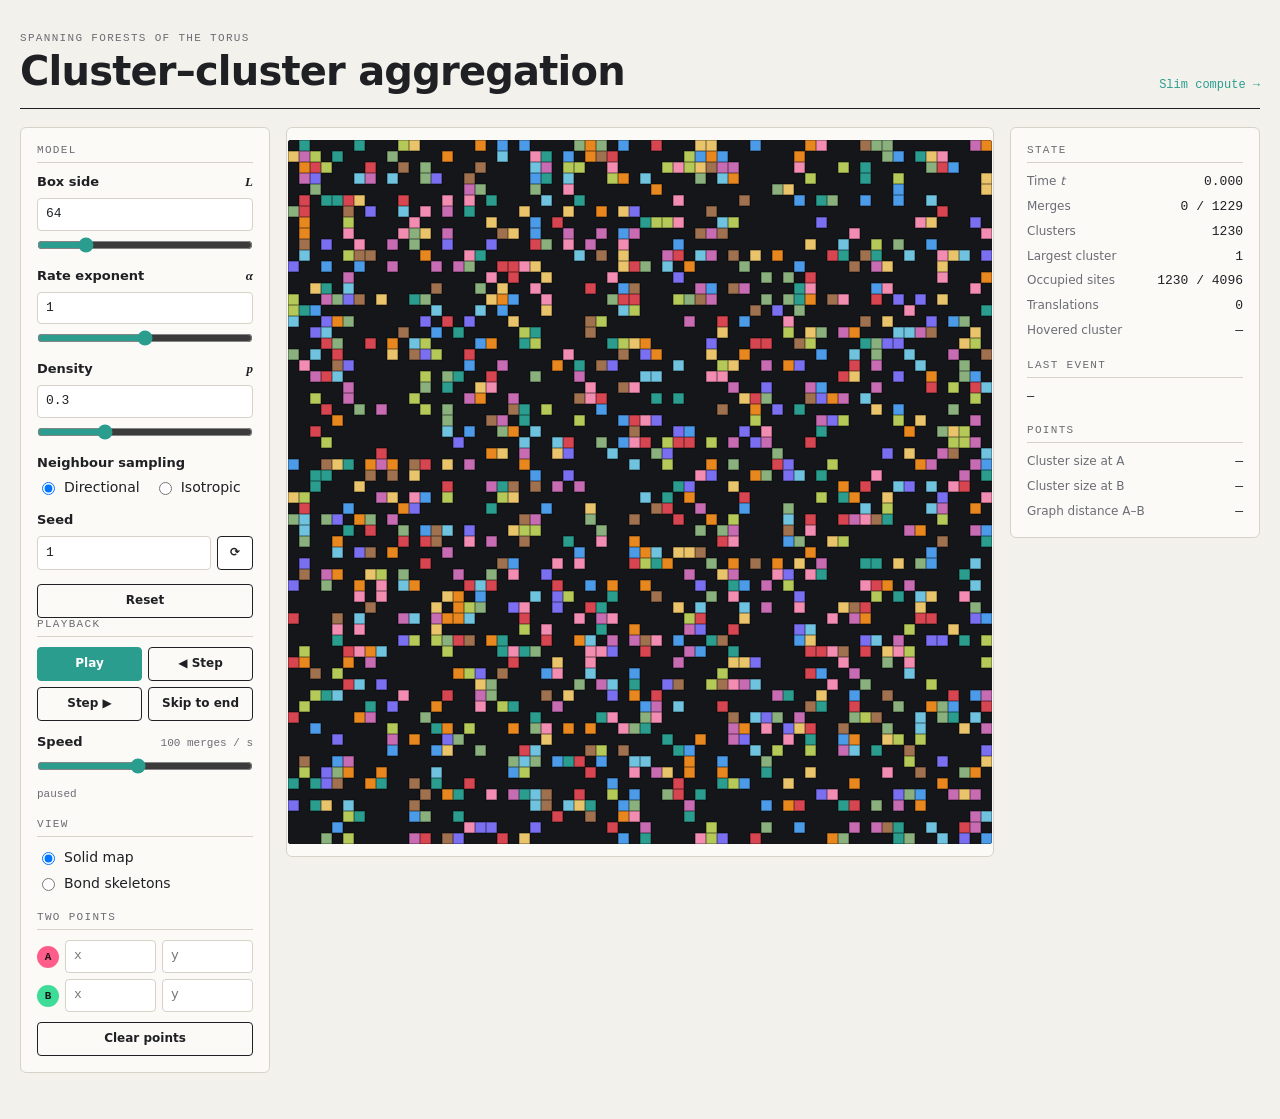
<file: index.html>
<!doctype html>
<html lang="en">
<head>
  <meta charset="UTF-8" />
  <meta name="viewport" content="width=device-width, initial-scale=1.0" />
  <title>Cluster–cluster aggregation</title>
  <meta name="description" content="Interactive simulation of cluster–cluster aggregation on the periodic square lattice." />
  <link rel="stylesheet" href="styles.css" />
  <script>if (new URLSearchParams(location.search).has('embed')) document.documentElement.dataset.embed = '';</script>
</head>
<body>
  <main class="app">
    <header class="masthead">
      <div>
        <p class="eyebrow">Spanning forests of the torus</p>
        <h1>Cluster–cluster aggregation</h1>
      </div>
      <nav class="masthead-links">
        <a href="compute.html">Slim compute →</a>
      </nav>
    </header>

    <div class="layout">
      <aside class="panel controls">
        <div class="group">
          <h2>Model</h2>

          <label class="control">
            <span class="control-label">Box side <em>L</em></span>
            <input id="L" type="number" min="4" max="300" step="1" value="64" />
            <input id="L-range" type="range" min="4" max="300" step="1" value="64" />
          </label>

          <label class="control">
            <span class="control-label">Rate exponent <em>α</em></span>
            <input id="alpha" type="number" min="-3" max="5" step="0.1" value="1" />
            <input id="alpha-range" type="range" min="-3" max="5" step="0.1" value="1" />
          </label>

          <label class="control">
            <span class="control-label">Density <em>p</em></span>
            <input id="density" type="number" min="0" max="1" step="0.01" value="0.3" />
            <input id="density-range" type="range" min="0" max="1" step="0.01" value="0.3" />
          </label>

          <fieldset class="control choice">
            <legend class="control-label">Neighbour sampling</legend>
            <label><input type="radio" name="sampling" value="directional" checked /> Directional</label>
            <label><input type="radio" name="sampling" value="isotropic" /> Isotropic</label>
          </fieldset>

          <label class="control">
            <span class="control-label">Seed</span>
            <span class="inline">
              <input id="seed" type="text" value="1" />
              <button id="random-seed" type="button" class="small" title="Random seed">⟳</button>
            </span>
          </label>

          <button id="reset" type="button" class="secondary">Reset</button>
        </div>

        <div class="group">
          <h2>Playback</h2>
          <div class="button-row">
            <button id="play" type="button" class="primary">Play</button>
            <button id="back" type="button" class="secondary" title="One event back (←)">◀ Step</button>
            <button id="step" type="button" class="secondary" title="One event forward (→)">Step ▶</button>
            <button id="skip" type="button" class="secondary">Skip to end</button>
        </div>
        <label class="control">
          <span class="control-label">Speed <span id="speed-value" class="value"></span></span>
          <input id="speed" type="range" min="0" max="4.3" step="0.01" value="2" />
        </label>
        <p class="status" id="status">paused</p>

        <h2>View</h2>
        <fieldset class="control choice">
          <label><input type="radio" name="view" value="solid" checked /> Solid map</label>
          <label><input type="radio" name="view" value="skeleton" /> Bond skeletons</label>
        </fieldset>

        <h2>Two points</h2>
        <div class="points">
          <span class="point-tag a">A</span>
          <input id="ax" type="number" min="0" step="1" placeholder="x" />
          <input id="ay" type="number" min="0" step="1" placeholder="y" />
          <span class="point-tag b">B</span>
          <input id="bx" type="number" min="0" step="1" placeholder="x" />
          <input id="by" type="number" min="0" step="1" placeholder="y" />
        </div>
        <button id="clear-points" type="button" class="secondary">Clear points</button>
        </div>
      </aside>

      <section class="panel stage">
        <canvas id="lattice" aria-label="Aggregation lattice"></canvas>
      </section>

      <aside class="panel readouts">
        <h2>State</h2>
        <dl>
          <dt>Time <em>t</em></dt><dd id="read-time">0</dd>
          <dt>Merges</dt><dd id="read-merges">0</dd>
          <dt>Clusters</dt><dd id="read-clusters">0</dd>
          <dt>Largest cluster</dt><dd id="read-largest">1</dd>
          <dt>Occupied sites</dt><dd id="read-occupied">—</dd>
          <dt>Translations</dt><dd id="read-moves">—</dd>
          <dt>Hovered cluster</dt><dd id="read-hover">—</dd>
        </dl>
        <h2>Last event</h2>
        <p class="last-event" id="read-last">—</p>
        <h2>Points</h2>
        <dl>
          <dt>Cluster size at A</dt><dd id="read-size-a">—</dd>
          <dt>Cluster size at B</dt><dd id="read-size-b">—</dd>
          <dt>Graph distance A–B</dt><dd id="read-distance">—</dd>
        </dl>
      </aside>
    </div>
  </main>
  <script type="module" src="src/app.js"></script>
  <script type="module" src="src/embed.js"></script>
</body>
</html>
</file>
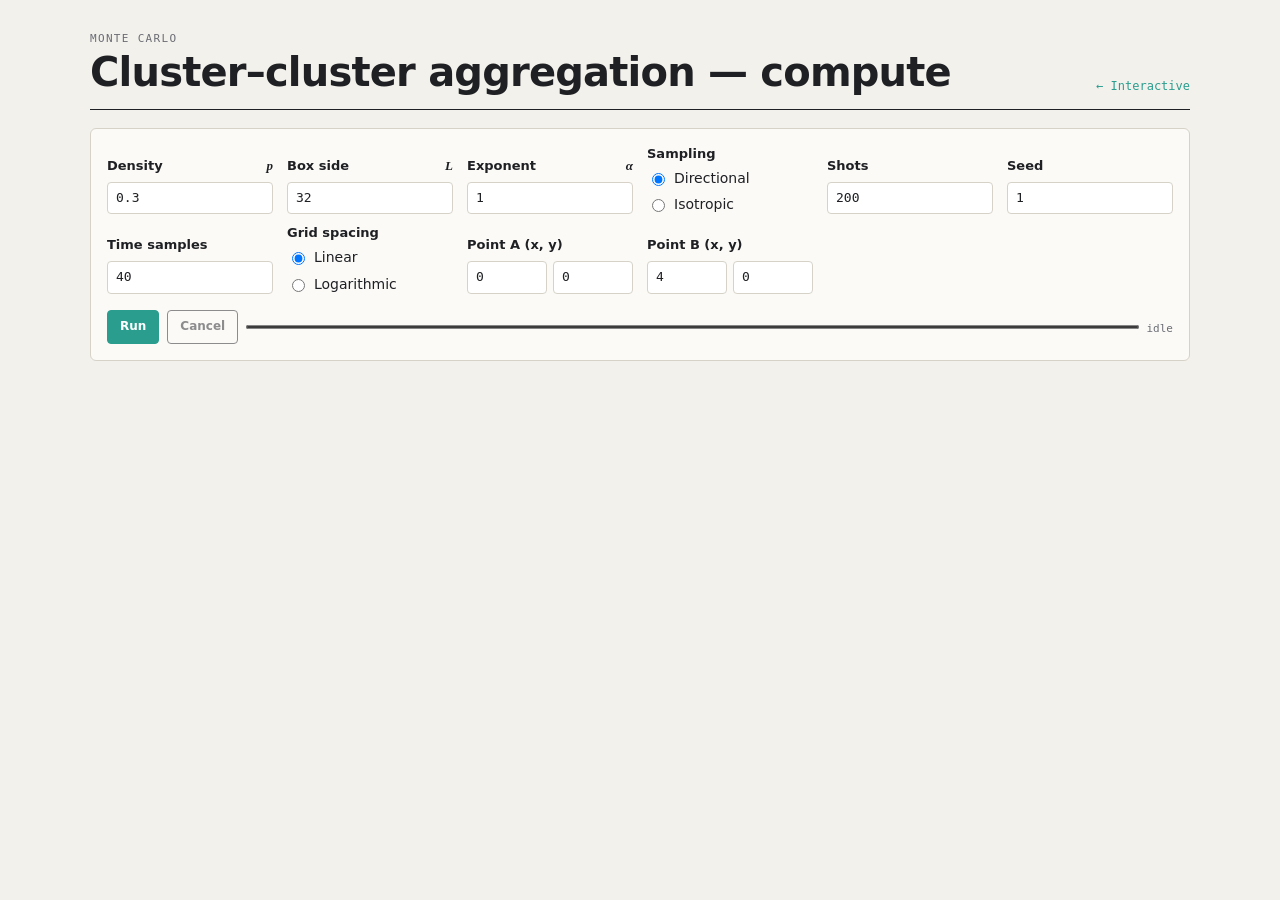
<file: compute.html>
<!doctype html>
<html lang="en">
<head>
  <meta charset="UTF-8" />
  <meta name="viewport" content="width=device-width, initial-scale=1.0" />
  <title>Cluster–cluster aggregation — compute</title>
  <link rel="stylesheet" href="styles.css" />
  <script>if (new URLSearchParams(location.search).has('embed')) document.documentElement.dataset.embed = '';</script>
</head>
<body>
  <main class="app compute">
    <header class="masthead">
      <div>
        <p class="eyebrow">Monte Carlo</p>
        <h1>Cluster–cluster aggregation — compute</h1>
      </div>
      <nav class="masthead-links"><a href="index.html">← Interactive</a></nav>
    </header>

    <section class="panel">
      <form id="form" class="form">
        <label class="control"><span class="control-label">Density <em>p</em></span><input name="density" type="number" min="0" max="1" step="0.01" value="0.3" /></label>
        <label class="control"><span class="control-label">Box side <em>L</em></span><input name="L" type="number" min="3" max="400" value="32" /></label>
        <label class="control"><span class="control-label">Exponent <em>α</em></span><input name="alpha" type="number" step="0.1" value="1" /></label>
        <fieldset class="control choice">
          <legend class="control-label">Sampling</legend>
          <label><input type="radio" name="sampling" value="directional" checked /> Directional</label>
          <label><input type="radio" name="sampling" value="isotropic" /> Isotropic</label>
        </fieldset>
        <label class="control"><span class="control-label">Shots</span><input name="shots" type="number" min="1" value="200" /></label>
        <label class="control"><span class="control-label">Seed</span><input name="seed" type="text" value="1" /></label>
        <label class="control"><span class="control-label">Time samples</span><input name="samples" type="number" min="2" max="2000" value="40" /></label>
        <fieldset class="control choice">
          <legend class="control-label">Grid spacing</legend>
          <label><input type="radio" name="spacing" value="linear" checked /> Linear</label>
          <label><input type="radio" name="spacing" value="log" /> Logarithmic</label>
        </fieldset>
        <label class="control"><span class="control-label">Point A (x, y)</span><span class="inline"><input name="ax" type="number" value="0" /><input name="ay" type="number" value="0" /></span></label>
        <label class="control"><span class="control-label">Point B (x, y)</span><span class="inline"><input name="bx" type="number" value="4" /><input name="by" type="number" value="0" /></span></label>
        <div class="wide">
          <button id="run" type="submit" class="primary">Run</button>
          <button id="cancel" type="button" class="secondary" disabled>Cancel</button>
          <progress id="progress" value="0" max="1"></progress>
          <span id="progress-text" class="status">idle</span>
        </div>
      </form>
    </section>

    <section id="results" class="panel results" hidden>
      <p id="summary" class="summary"></p>

      <div class="toolbar">
        <label>Series
          <select id="series">
            <option value="size">E[cluster size at A]</option>
            <option value="pConnected">P(A and B connected)</option>
            <option value="pOccupied">P(A occupied)</option>
          </select>
        </label>
        <label><input id="fit" type="checkbox" checked /> linear fit</label>
      </div>
      <div id="fit-text" class="stats"></div>
      <canvas id="chart" class="plot"></canvas>

      <h2 class="chart-heading">Graph distance A–B</h2>
      <div id="distance-text" class="stats"></div>
      <canvas id="histogram" class="plot"></canvas>

      <h2 class="chart-heading">Mean graph distance (0, 0) → (n, 0)</h2>
      <div class="toolbar">
        <label><input id="scan-fit" type="checkbox" checked /> linear fit</label>
      </div>
      <div id="scan-text" class="stats"></div>
      <canvas id="scan-chart" class="plot"></canvas>

      <div class="toolbar"><button id="csv" type="button" class="secondary">Download CSV</button></div>
    </section>
  </main>
  <script type="module" src="src/compute.js"></script>
  <script type="module" src="src/embed.js"></script>
</body>
</html>
</file>
<file: styles.css>
:root {
  --ink: #1f2024;
  --muted: #6b6d75;
  --paper: #f3f1ec;
  --panel: #fbfaf7;
  --line: #d6d2c8;
  --accent: #2a9d8f;
  --accent-ink: #ffffff;
  --field: #ffffff;
  --mono: ui-monospace, "SF Mono", Menlo, Consolas, monospace;
  --sans: system-ui, -apple-system, "Segoe UI", Helvetica, Arial, sans-serif;
}

* { box-sizing: border-box; }
html, body { margin: 0; min-height: 100%; }
body { background: var(--paper); color: var(--ink); font: 14px/1.45 var(--sans); }
button, input, select { font: inherit; color: inherit; }
a { color: var(--accent); text-decoration: none; }
a:hover { text-decoration: underline; }

.app { width: min(1480px, calc(100% - 40px)); margin: 0 auto; padding: 32px 0 40px; }
.masthead { display: flex; justify-content: space-between; align-items: flex-end; border-bottom: 1px solid var(--ink); padding-bottom: 16px; margin-bottom: 18px; }
.eyebrow { margin: 0 0 6px; font: 500 11px var(--mono); letter-spacing: 0.12em; text-transform: uppercase; color: var(--muted); }
h1 { margin: 0; font-size: clamp(26px, 3.4vw, 40px); font-weight: 600; letter-spacing: -0.02em; line-height: 1.05; }
.masthead-links { font: 500 12px var(--mono); }

.layout { display: grid; grid-template-columns: 250px minmax(320px, 1fr) 250px; gap: 16px; align-items: start; }
.panel { background: var(--panel); border: 1px solid var(--line); border-radius: 6px; padding: 16px; }
.stage { padding: 12px; display: flex; justify-content: center; align-items: center; min-width: 0; }
canvas { display: block; background: #15161a; border-radius: 3px; cursor: crosshair; image-rendering: pixelated; }

h2 { margin: 18px 0 10px; font: 500 11px var(--mono); letter-spacing: 0.12em; text-transform: uppercase; color: var(--muted); border-bottom: 1px solid var(--line); padding-bottom: 6px; }
.panel h2:first-child, .panel .group:first-child h2:first-child { margin-top: 0; }

.control { display: grid; gap: 6px; margin: 0 0 14px; border: 0; padding: 0; }
.control-label { display: flex; justify-content: space-between; align-items: baseline; gap: 8px; font-weight: 600; font-size: 13px; }
.control-label em { font-style: italic; font-family: Georgia, "Times New Roman", serif; }
.control-label small { font-weight: 400; color: var(--muted); font-size: 11px; }
.control input[type="number"], .control input[type="text"] { width: 100%; padding: 6px 8px; border: 1px solid var(--line); border-radius: 4px; background: var(--field); font-family: var(--mono); font-size: 13px; }
.control input:focus { outline: 2px solid color-mix(in srgb, var(--accent) 40%, transparent); border-color: var(--accent); }
input[type="range"] { width: 100%; margin: 0; accent-color: var(--accent); }
.inline { display: flex; gap: 6px; }
.inline input { flex: 1; min-width: 0; }
.choice { display: flex; flex-wrap: wrap; gap: 6px 14px; }
.choice legend { padding: 0; margin-bottom: 4px; }
.choice label { display: flex; align-items: center; gap: 6px; }
.value { font: 500 11px var(--mono); color: var(--muted); font-weight: 400; }

button { height: 34px; padding: 0 12px; border: 1px solid var(--ink); border-radius: 4px; background: var(--field); cursor: pointer; font-weight: 600; font-size: 12px; }
button:hover { filter: brightness(0.94); }
button.primary { background: var(--accent); border-color: var(--accent); color: var(--accent-ink); }
button.primary:hover { filter: brightness(0.94); }
button.secondary { background: transparent; }
button.small { width: 36px; padding: 0; }
button:disabled { opacity: 0.5; cursor: default; }
.button-row { display: grid; grid-template-columns: 1fr 1fr; gap: 6px; margin-bottom: 12px; }
.button-row button { padding: 0 6px; white-space: nowrap; }
.last-event { margin: 0; font: 12px var(--mono); line-height: 1.5; }
#reset, #clear-points { width: 100%; }

.status { margin: 4px 0 0; font: 500 11px var(--mono); color: var(--muted); }
.hint { margin: 0 0 10px; font-size: 12px; color: var(--muted); }
.points { display: grid; grid-template-columns: auto 1fr 1fr; gap: 6px; align-items: center; margin-bottom: 10px; }
.points input { width: 100%; min-width: 0; padding: 6px 8px; border: 1px solid var(--line); border-radius: 4px; background: var(--field); font-family: var(--mono); font-size: 13px; }
.point-tag { display: inline-flex; width: 22px; height: 22px; align-items: center; justify-content: center; border-radius: 50%; font: 700 11px var(--mono); color: #15161a; }
.point-tag.a { background: #ff5c8a; }
.point-tag.b { background: #3ddc97; }

dl { display: grid; grid-template-columns: 1fr auto; gap: 6px 10px; margin: 0; }
dt { color: var(--muted); font-size: 12px; }
dd { margin: 0; font-family: var(--mono); font-size: 13px; text-align: right; }
.note { font-size: 12px; color: var(--muted); margin: 0 0 10px; }
.note:last-child { margin-bottom: 0; }
.choice label:has(input:disabled) { opacity: 0.45; }
.control input:disabled { opacity: 0.5; }
[hidden] { display: none !important; }
.note em { font-family: Georgia, "Times New Roman", serif; }

@media (max-width: 980px) {
  .layout { grid-template-columns: 1fr; }
}

/* --- compute page --- */
.compute { width: min(1100px, calc(100% - 40px)); }
.compute .form { display: grid; grid-template-columns: repeat(auto-fill, minmax(150px, 1fr)); gap: 10px 14px; align-items: end; }
.compute .form .control { margin: 0; }
.compute .form .wide { grid-column: 1 / -1; display: flex; gap: 8px; align-items: center; flex-wrap: wrap; margin-top: 6px; }
.compute .note { margin-top: 14px; }
progress { flex: 1; min-width: 120px; height: 8px; accent-color: var(--accent); }
.results { margin-top: 16px; }
.results .toolbar { display: flex; gap: 16px; align-items: center; flex-wrap: wrap; margin: 10px 0; font-size: 13px; }
.results .toolbar label { display: inline-flex; align-items: center; gap: 6px; }
.results .toolbar em { font-family: Georgia, "Times New Roman", serif; }
.results select { padding: 5px 8px; border: 1px solid var(--line); border-radius: 4px; background: var(--field); }
.plot { width: 100%; height: 300px; display: block; background: var(--field); border: 1px solid var(--line); border-radius: 4px; cursor: default; image-rendering: auto; }
#histogram { height: 240px; }
.summary { font: 500 12px var(--mono); color: var(--muted); margin: 0 0 8px; }
.chart-heading { margin-top: 26px; }
.stats { display: flex; flex-wrap: wrap; gap: 6px 22px; margin: 0 0 8px; min-height: 0; }
.stats:empty { display: none; }
.stat { display: inline-flex; align-items: baseline; gap: 7px; }
.stat-label { font-size: 12px; color: var(--muted); }
.stat-value { font: 500 14px var(--mono); color: var(--ink); }

/* --- embedded mode (?embed): chalkboard palette, no masthead, layout that fits a narrow column --- */
html[data-embed] {
  color-scheme: dark; /* must match the embedding page, or the browser paints the frame opaque */
  --ink: #f2efe6;
  --muted: #8c9690;
  --paper: transparent;
  --panel: #25322f;
  --line: #3a4a45;
  --field: #1f2a2e;
  --accent: #8fd3c4;
  --accent-ink: #1f2a2e;
}
html[data-embed] .app { width: 100%; padding: 0; }
html[data-embed] .masthead { display: none; }
html[data-embed] .layout { grid-template-columns: 1fr 1fr 1fr; gap: 12px; }
html[data-embed] .stage { grid-column: 1 / -1; grid-row: 1; width: min(100%, 620px); justify-self: center; }
html[data-embed] .controls { display: contents; }
html[data-embed] .controls .group { background: var(--panel); border: 1px solid var(--line); border-radius: 6px; padding: 16px; }
html[data-embed] .controls .group h2:first-child { margin-top: 0; }
html[data-embed] .readouts { grid-row: 2; grid-column: 3; }
html[data-embed] .layout { align-items: stretch; }
@media (max-width: 640px) {
  html[data-embed] .layout { grid-template-columns: 1fr; }
  html[data-embed] .readouts { grid-row: auto; grid-column: auto; }
}
html[data-embed] canvas { background: #15161a; }
html[data-embed] button { border-color: var(--line); }
html[data-embed] button.primary { color: var(--accent-ink); }
html[data-embed] .plot { background: #1f2a2e; }
html[data-embed] .point-tag { color: #15161a; }
</file>
